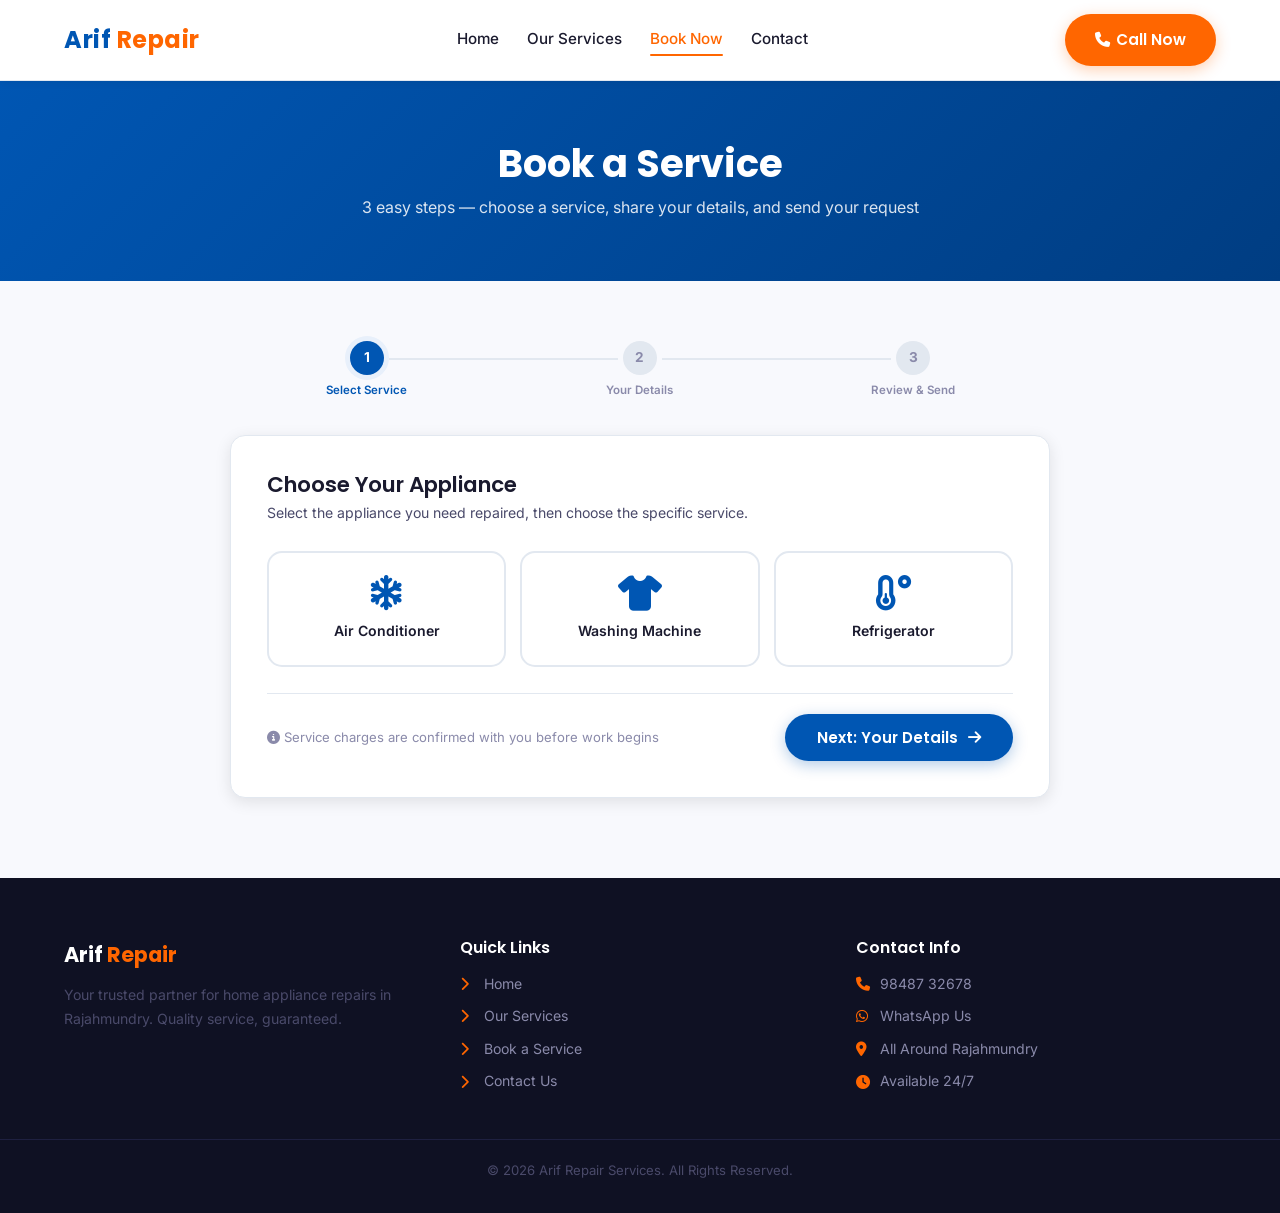
<file: booking.html>
<!DOCTYPE html>
<html lang="en">
<head>
  <meta charset="UTF-8">
  <meta name="viewport" content="width=device-width, initial-scale=1.0">
  <title>Book a Service — Arif Repair Rajahmundry</title>
  <meta name="description" content="Request AC, Refrigerator or Washing Machine repair in Rajahmundry. Send your service details directly to Arif Repair Services on WhatsApp.">
  <link rel="stylesheet" href="style.css">
  <link rel="preconnect" href="https://fonts.googleapis.com">
  <link rel="preconnect" href="https://fonts.gstatic.com" crossorigin>
  <link href="https://fonts.googleapis.com/css2?family=Inter:wght@400;500;600&family=Poppins:wght@500;600;700&display=swap" rel="stylesheet">
  <link rel="stylesheet" href="https://cdnjs.cloudflare.com/ajax/libs/font-awesome/6.4.0/css/all.min.css">
</head>
<body>

  <!-- Header -->
  <header>
    <div class="container header-content">
      <div class="logo">Arif <span>Repair</span></div>
      <div class="hamburger"><i class="fas fa-bars"></i></div>
      <nav class="nav-links">
        <a href="index.html">Home</a>
        <a href="services.html">Our Services</a>
        <a href="booking.html">Book Now</a>
        <a href="contact.html">Contact</a>
      </nav>
      <a href="tel:9848732678" class="btn"><i class="fas fa-phone" style="margin-right:6px"></i>Call Now</a>
    </div>
  </header>

  <!-- Page Header -->
  <div class="page-header">
    <div class="container">
      <h1>Book a Service</h1>
      <p>3 easy steps — choose a service, share your details, and send your request</p>
    </div>
  </div>

  <!-- Booking Section -->
  <section class="booking-section">
    <div class="container">
      <div class="booking-wrapper">

        <!-- Step Indicator -->
        <div class="step-indicator">
          <div class="step-ind active" data-step="1">
            <div class="step-dot"><span>1</span></div>
            <span class="step-lbl">Select Service</span>
          </div>
          <div class="step-ind" data-step="2">
            <div class="step-dot"><span>2</span></div>
            <span class="step-lbl">Your Details</span>
          </div>
          <div class="step-ind" data-step="3">
            <div class="step-dot"><span>3</span></div>
            <span class="step-lbl">Review &amp; Send</span>
          </div>
        </div>

        <!-- FORM -->
        <form id="bookingForm" novalidate>

          <!-- ── STEP 1: Choose Appliance & Service ── -->
          <div class="form-step active" data-step="1">
            <div class="form-card">
              <h2 class="card-title">Choose Your Appliance</h2>
              <p class="card-subtitle">Select the appliance you need repaired, then choose the specific service.</p>

              <!-- Appliance Selector -->
              <div class="appliance-selector">
                <div class="appliance-pick" data-appliance="ac" id="pick-ac">
                  <i class="fas fa-snowflake"></i>
                  <div class="appliance-name">Air Conditioner</div>
                </div>
                <div class="appliance-pick" data-appliance="washing" id="pick-washing">
                  <i class="fas fa-tshirt"></i>
                  <div class="appliance-name">Washing Machine</div>
                </div>
                <div class="appliance-pick" data-appliance="refrigerator" id="pick-refrigerator">
                  <i class="fas fa-temperature-low"></i>
                  <div class="appliance-name">Refrigerator</div>
                </div>
              </div>

              <!-- Service Dropdown (shown after appliance selection) -->
              <div class="form-group hidden" id="serviceSelectGroup">
                <label for="serviceSelect">Select Service <span class="req">*</span></label>
                <select class="form-control" id="serviceSelect">
                  <option value="">— Choose a Service —</option>
                </select>
              </div>

              <div class="form-nav">
                <span style="font-size:0.82rem;color:var(--text-light);">
                  <i class="fas fa-info-circle"></i> Service charges are confirmed with you before work begins
                </span>
                <button type="button" class="btn-next-form">
                  Next: Your Details <i class="fas fa-arrow-right" style="margin-left:6px"></i>
                </button>
              </div>
            </div>
          </div><!-- /step 1 -->

          <!-- ── STEP 2: Customer Details ── -->
          <div class="form-step" data-step="2">
            <div class="form-card">
              <h2 class="card-title">Your Details</h2>
              <p class="card-subtitle">Fill in your contact details and preferred appointment slot.</p>

              <div class="form-row">
                <div class="form-group">
                  <label for="custName">Full Name <span class="req">*</span></label>
                  <input type="text" class="form-control" id="custName" placeholder="e.g. Ravi Kumar" autocomplete="name">
                </div>
                <div class="form-group">
                  <label for="custPhone">Mobile Number <span class="req">*</span></label>
                  <input type="tel" class="form-control" id="custPhone" placeholder="10-digit mobile" maxlength="10" autocomplete="tel">
                </div>
              </div>

              <div class="form-group">
                <label>WhatsApp Number</label>
                <div class="form-check">
                  <input type="checkbox" id="samePhone" checked>
                  <label for="samePhone">Same as my mobile number</label>
                </div>
              </div>
              <div class="form-group hidden" id="whatsappGroup">
                <label for="custWhatsapp">WhatsApp Number <span class="req">*</span></label>
                <input type="tel" class="form-control" id="custWhatsapp" placeholder="WhatsApp number" maxlength="10">
              </div>

              <div class="form-group">
                <label for="custAddress">Your Address / Area <span class="req">*</span></label>
                <input type="text" class="form-control" id="custAddress" placeholder="e.g. Danavaipeta, Rajahmundry" autocomplete="street-address">
              </div>

              <div class="form-row">
                <div class="form-group">
                  <label for="bookDate">Preferred Date <span class="req">*</span></label>
                  <input type="date" class="form-control" id="bookDate">
                </div>
                <div class="form-group">
                  <label for="bookTime">Preferred Time Slot <span class="req">*</span></label>
                  <select class="form-control" id="bookTime">
                    <option value="">— Select Slot —</option>
                    <option value="morning">Morning  (8 AM – 12 PM)</option>
                    <option value="afternoon">Afternoon (12 PM – 4 PM)</option>
                    <option value="evening">Evening  (4 PM – 7 PM)</option>
                  </select>
                </div>
              </div>

              <div class="form-group">
                <label for="custIssue">Describe the Problem <span style="color:var(--text-light);font-weight:400">(optional)</span></label>
                <textarea class="form-control" id="custIssue" placeholder="e.g. AC is not cooling properly, makes noise when starting..."></textarea>
              </div>

              <div class="form-nav">
                <button type="button" class="btn-back-form">
                  <i class="fas fa-arrow-left" style="margin-right:6px"></i> Back
                </button>
                <button type="button" class="btn-next-form">
                  Next: Review &amp; Send <i class="fas fa-arrow-right" style="margin-left:6px"></i>
                </button>
              </div>
            </div>
          </div><!-- /step 2 -->

          <!-- ── STEP 3: Review & Send Request ── -->
          <div class="form-step" data-step="3">
            <div class="form-card">
              <h2 class="card-title">Review Your Request</h2>
              <p class="card-subtitle">Check your details, then send your request to Arif Repair Services on WhatsApp. The team will confirm availability and charges.</p>

              <!-- Booking Summary -->
              <div class="summary-card">
                <h3><i class="fas fa-clipboard-list"></i> Booking Summary</h3>
                <div class="summary-row"><label>Name</label><span id="sum-name">—</span></div>
                <div class="summary-row"><label>Phone</label><span id="sum-phone">—</span></div>
                <div class="summary-row"><label>Appliance</label><span id="sum-appliance">—</span></div>
                <div class="summary-row"><label>Service</label><span id="sum-service">—</span></div>
                <div class="summary-row"><label>Date</label><span id="sum-date">—</span></div>
                <div class="summary-row"><label>Time Slot</label><span id="sum-time">—</span></div>
                <div class="summary-row"><label>Address</label><span id="sum-address">—</span></div>
                <div class="summary-row"><label>Issue</label><span id="sum-issue">—</span></div>
              </div>

              <div class="request-box">
                <h3>Pay the ₹149 booking advance</h3>
                <p class="request-note">Scan this QR with any UPI app. It is prefilled with the UPI ID and ₹149 amount.</p>
                <img id="upiQrCode" class="upi-qr" alt="UPI QR code for ₹149 booking advance">
                <p class="upi-fallback" id="upiQrFallback">UPI ID: <strong>9666543655@ybl</strong> · Amount: <strong>₹149</strong></p>
                <p class="qr-status" id="upiQrStatus" aria-live="polite"></p>
                <label class="payment-check"><input type="checkbox" id="advancePaidCheck"> I have paid ₹149. Arif Repair Services will confirm receipt manually.</label>
                <button type="button" class="btn-confirm" id="sendBookingBtn">
                  <i class="fab fa-whatsapp" style="font-size:1.2rem"></i>
                  I've Paid ₹149 — Send Request on WhatsApp
                </button>
                <p class="request-disclaimer">
                  <i class="fas fa-info-circle"></i> Payment is not verified by this website. WhatsApp opens with your booking details; tap Send to contact us.
                  <a href="https://wa.me/919848732678" target="_blank" rel="noopener noreferrer" style="color:var(--primary)">Contact us</a> if you need help.
                </p>
              </div>

              <div class="form-nav">
                <button type="button" class="btn-back-form">
                  <i class="fas fa-arrow-left" style="margin-right:6px"></i> Back
                </button>
                <span style="font-size:0.8rem;color:var(--text-light);text-align:right;">
                  <i class="fas fa-shield-alt" style="color:var(--accent)"></i> Payment receipt is confirmed by our team
                </span>
              </div>
            </div>
          </div><!-- /step 3 -->

        </form>
      </div><!-- /booking-wrapper -->
    </div>
  </section>

  <!-- Footer -->
  <footer>
    <div class="container footer-grid">
      <div class="footer-col">
        <span class="footer-logo">Arif <span>Repair</span></span>
        <p>Your trusted partner for home appliance repairs in Rajahmundry. Quality service, guaranteed.</p>
      </div>
      <div class="footer-col">
        <h3>Quick Links</h3>
        <ul>
          <li><i class="fas fa-chevron-right"></i><a href="index.html">Home</a></li>
          <li><i class="fas fa-chevron-right"></i><a href="services.html">Our Services</a></li>
          <li><i class="fas fa-chevron-right"></i><a href="booking.html">Book a Service</a></li>
          <li><i class="fas fa-chevron-right"></i><a href="contact.html">Contact Us</a></li>
        </ul>
      </div>
      <div class="footer-col">
        <h3>Contact Info</h3>
        <ul>
          <li><i class="fas fa-phone"></i><a href="tel:9848732678">98487 32678</a></li>
          <li><i class="fab fa-whatsapp"></i><a href="https://wa.me/919848732678">WhatsApp Us</a></li>
          <li><i class="fas fa-map-marker-alt"></i> All Around Rajahmundry</li>
          <li><i class="fas fa-clock"></i> Available 24/7</li>
        </ul>
      </div>
    </div>
    <div class="footer-bottom">
      <p>&copy; 2026 Arif Repair Services. All Rights Reserved.</p>
    </div>
  </footer>

  <script src="script.js"></script>
</body>
</html>
</file>
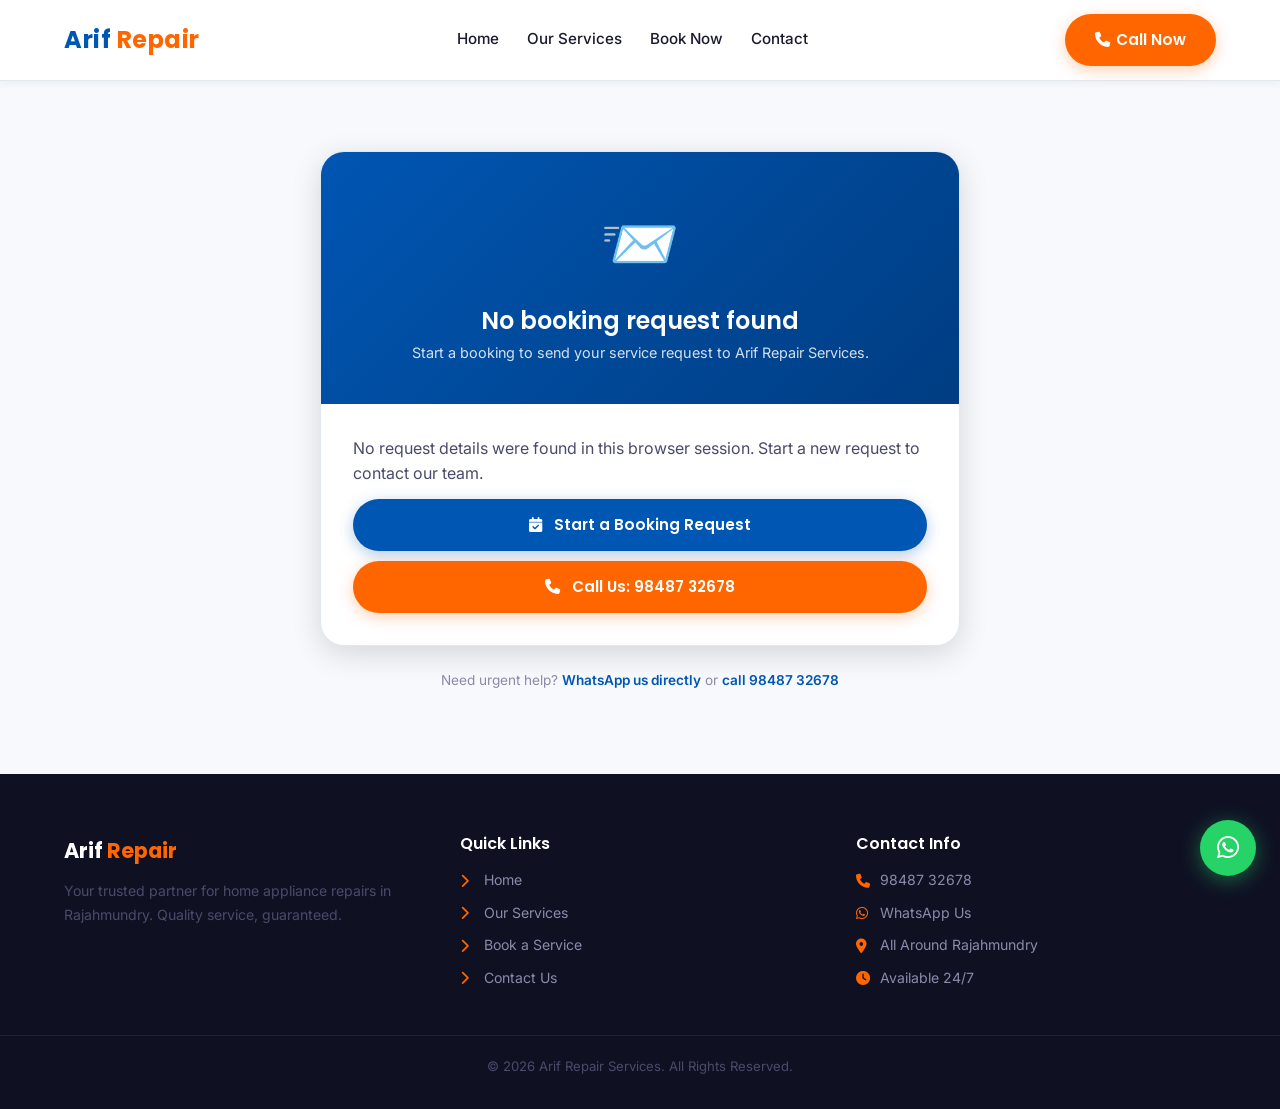
<file: confirmation.html>
<!DOCTYPE html>
<html lang="en">
<head>
  <meta charset="UTF-8">
  <meta name="viewport" content="width=device-width, initial-scale=1.0">
  <title>Booking Request — Arif Repair Services</title>
  <meta name="description" content="Review your appliance repair request for Arif Repair Services in Rajahmundry.">
  <link rel="stylesheet" href="style.css">
  <link rel="preconnect" href="https://fonts.googleapis.com">
  <link rel="preconnect" href="https://fonts.gstatic.com" crossorigin>
  <link href="https://fonts.googleapis.com/css2?family=Inter:wght@400;500;600&family=Poppins:wght@500;600;700&display=swap" rel="stylesheet">
  <link rel="stylesheet" href="https://cdnjs.cloudflare.com/ajax/libs/font-awesome/6.4.0/css/all.min.css">
</head>
<body>

  <!-- Header -->
  <header>
    <div class="container header-content">
      <div class="logo">Arif <span>Repair</span></div>
      <div class="hamburger"><i class="fas fa-bars"></i></div>
      <nav class="nav-links">
        <a href="index.html">Home</a>
        <a href="services.html">Our Services</a>
        <a href="booking.html">Book Now</a>
        <a href="contact.html">Contact</a>
      </nav>
      <a href="tel:9848732678" class="btn"><i class="fas fa-phone" style="margin-right:6px"></i>Call Now</a>
    </div>
  </header>

  <!-- Confirmation Section -->
  <section class="confirmation-section" id="confirmationPage">
    <div class="container">
      <div class="conf-card">

        <!-- Request Header -->
        <div class="conf-header">
          <div class="conf-icon">📨</div>
          <h2>Booking request prepared</h2>
          <p>Your request details are ready. Send the WhatsApp message to contact Arif Repair Services; the team will confirm your appointment.</p>
        </div>

        <!-- Body -->
        <div class="conf-body" id="bookingDetails">
          <span class="booking-id-tag" id="conf-bookingId">ARF——</span>

          <!-- Booking Details -->
          <div class="conf-details">
            <div class="conf-row"><label><i class="fas fa-user" style="width:16px;color:var(--secondary)"></i> Name</label><span id="conf-name">—</span></div>
            <div class="conf-row"><label><i class="fas fa-snowflake" style="width:16px;color:var(--secondary)"></i> Appliance</label><span id="conf-appliance">—</span></div>
            <div class="conf-row"><label><i class="fas fa-wrench" style="width:16px;color:var(--secondary)"></i> Service</label><span id="conf-service">—</span></div>
            <div class="conf-row"><label><i class="fas fa-calendar" style="width:16px;color:var(--secondary)"></i> Date</label><span id="conf-date">—</span></div>
            <div class="conf-row"><label><i class="fas fa-clock" style="width:16px;color:var(--secondary)"></i> Time Slot</label><span id="conf-time">—</span></div>
            <div class="conf-row"><label><i class="fas fa-map-marker-alt" style="width:16px;color:var(--secondary)"></i> Address</label><span id="conf-address">—</span></div>
          </div>

          <!-- What Happens Next -->
          <div class="conf-steps">
            <h4><i class="fas fa-list-ol" style="color:var(--primary);margin-right:6px"></i>What Happens Next</h4>
            <div class="conf-step-item">
              <div class="cs-dot"><i class="fas fa-check"></i></div>
              <p><strong>Send your request</strong> — Tap Send in WhatsApp to share these details with our team.</p>
            </div>
            <div class="conf-step-item">
              <div class="cs-dot"><i class="fas fa-phone"></i></div>
              <p><strong>Appointment confirmation</strong> — Our team will contact you to confirm availability, charges, and receipt of the advance payment.</p>
            </div>
            <div class="conf-step-item">
              <div class="cs-dot"><i class="fas fa-home"></i></div>
              <p><strong>Doorstep visit</strong> — The technician visits after the appointment is confirmed.</p>
            </div>
          </div>

          <!-- Action Buttons -->
          <div class="conf-actions">
            <a href="#" id="customerWaBtn" class="btn btn-wa" target="_blank" rel="noopener noreferrer">
              <i class="fab fa-whatsapp" style="margin-right:8px"></i> Save Request Details to WhatsApp
            </a>
            <a href="tel:9848732678" class="btn btn-primary">
              <i class="fas fa-phone" style="margin-right:8px"></i> Call Us: 98487 32678
            </a>
            <a href="index.html" class="btn" style="background:var(--light-bg);color:var(--text-dark);box-shadow:none;border:1.5px solid var(--border);">
              <i class="fas fa-home" style="margin-right:8px"></i> Back to Home
            </a>
          </div>
        </div>
        <div id="bookingMissing" class="conf-body hidden">
          <p>No request details were found in this browser session. Start a new request to contact our team.</p>
          <div class="conf-actions">
            <a href="booking.html" class="btn btn-primary"><i class="fas fa-calendar-check" style="margin-right:8px"></i> Start a Booking Request</a>
            <a href="tel:9848732678" class="btn"><i class="fas fa-phone" style="margin-right:8px"></i> Call Us: 98487 32678</a>
          </div>
        </div>
      </div>

      <!-- Urgent Help Note -->
      <p style="text-align:center;margin-top:24px;font-size:0.85rem;color:var(--text-light);">
        Need urgent help?
        <a href="https://wa.me/919848732678" target="_blank" style="color:var(--primary);font-weight:600;">WhatsApp us directly</a> or
        <a href="tel:9848732678" style="color:var(--primary);font-weight:600;">call 98487 32678</a>
      </p>
    </div>
  </section>

  <!-- Footer -->
  <footer>
    <div class="container footer-grid">
      <div class="footer-col">
        <span class="footer-logo">Arif <span>Repair</span></span>
        <p>Your trusted partner for home appliance repairs in Rajahmundry. Quality service, guaranteed.</p>
      </div>
      <div class="footer-col">
        <h3>Quick Links</h3>
        <ul>
          <li><i class="fas fa-chevron-right"></i><a href="index.html">Home</a></li>
          <li><i class="fas fa-chevron-right"></i><a href="services.html">Our Services</a></li>
          <li><i class="fas fa-chevron-right"></i><a href="booking.html">Book a Service</a></li>
          <li><i class="fas fa-chevron-right"></i><a href="contact.html">Contact Us</a></li>
        </ul>
      </div>
      <div class="footer-col">
        <h3>Contact Info</h3>
        <ul>
          <li><i class="fas fa-phone"></i><a href="tel:9848732678">98487 32678</a></li>
          <li><i class="fab fa-whatsapp"></i><a href="https://wa.me/919848732678">WhatsApp Us</a></li>
          <li><i class="fas fa-map-marker-alt"></i> All Around Rajahmundry</li>
          <li><i class="fas fa-clock"></i> Available 24/7</li>
        </ul>
      </div>
    </div>
    <div class="footer-bottom">
      <p>&copy; 2026 Arif Repair Services. All Rights Reserved.</p>
    </div>
  </footer>

  <!-- WhatsApp Float -->
  <a href="https://wa.me/919848732678" class="wa-float" title="Chat on WhatsApp" target="_blank">
    <i class="fab fa-whatsapp"></i>
  </a>

  <script src="script.js"></script>
</body>
</html>
</file>
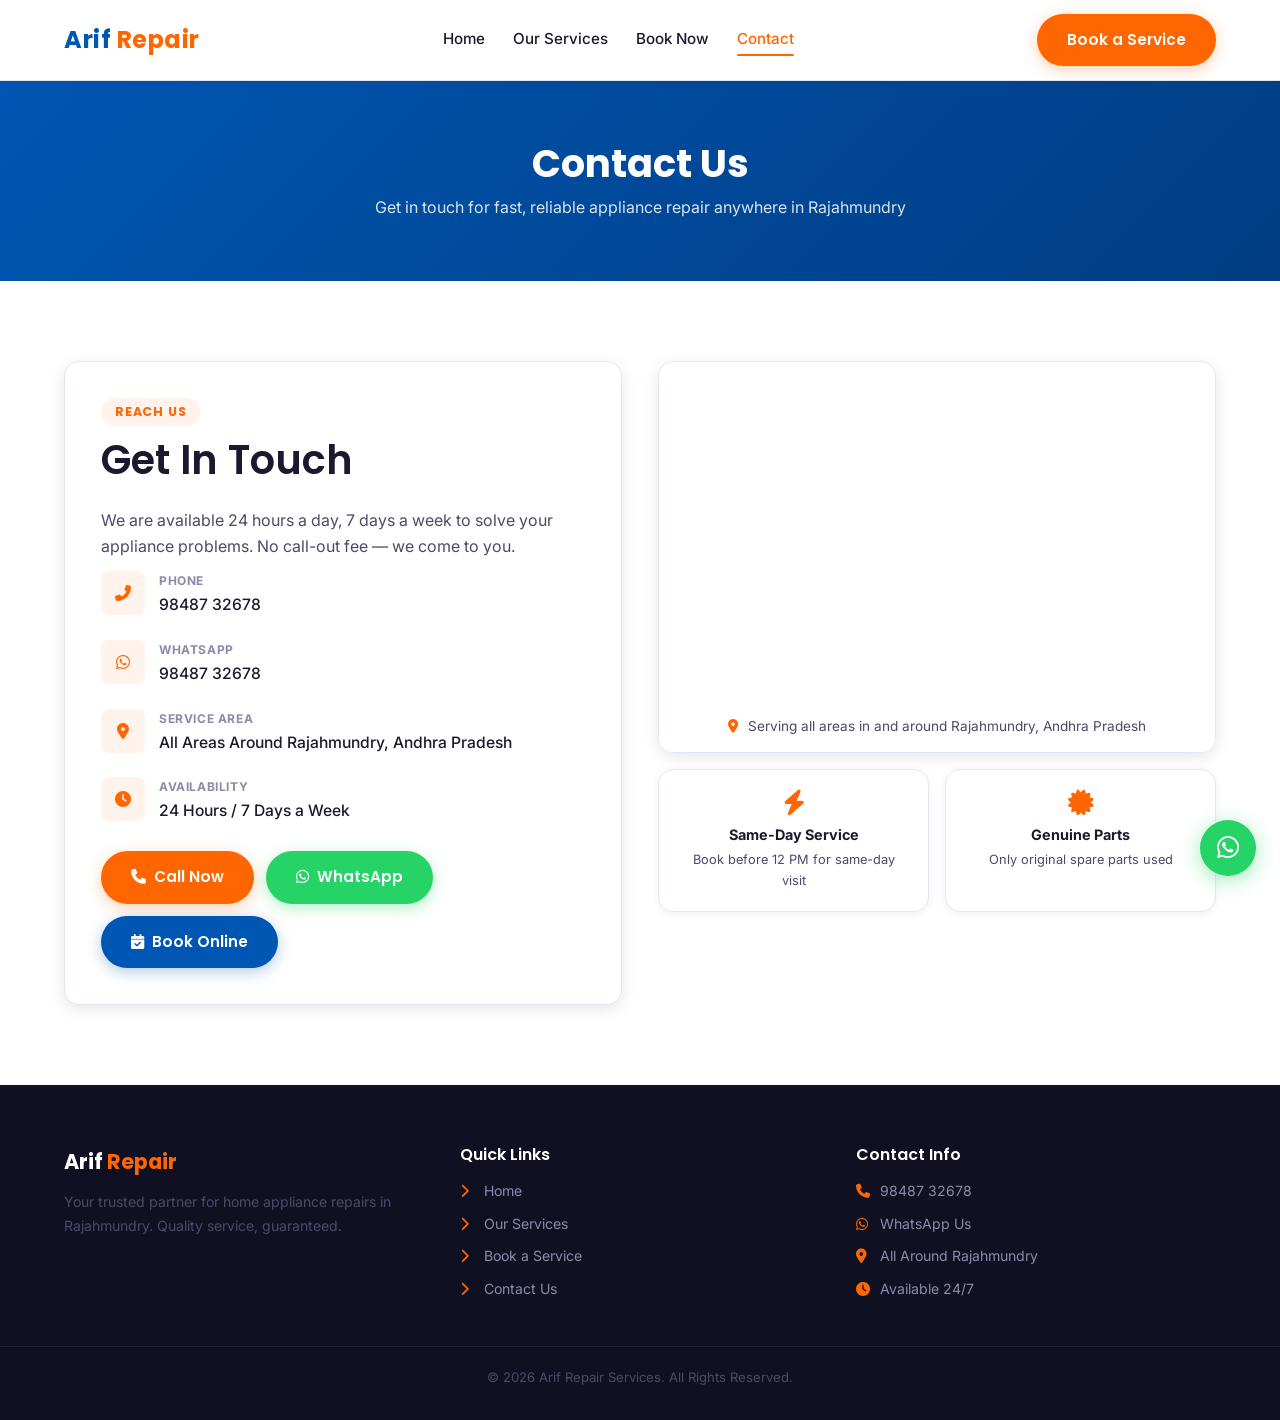
<file: contact.html>
<!DOCTYPE html>
<html lang="en">
<head>
  <meta charset="UTF-8">
  <meta name="viewport" content="width=device-width, initial-scale=1.0">
  <title>Contact Us — Arif Repair Services Rajahmundry</title>
  <meta name="description" content="Contact Arif Repair Services in Rajahmundry. Call or WhatsApp 98487 32678 for same-day AC, Refrigerator and Washing Machine repair. Available 24/7.">
  <link rel="stylesheet" href="style.css">
  <link rel="preconnect" href="https://fonts.googleapis.com">
  <link rel="preconnect" href="https://fonts.gstatic.com" crossorigin>
  <link href="https://fonts.googleapis.com/css2?family=Inter:wght@400;500;600&family=Poppins:wght@500;600;700&display=swap" rel="stylesheet">
  <link rel="stylesheet" href="https://cdnjs.cloudflare.com/ajax/libs/font-awesome/6.4.0/css/all.min.css">
</head>
<body>

  <!-- Header -->
  <header>
    <div class="container header-content">
      <div class="logo">Arif <span>Repair</span></div>
      <div class="hamburger"><i class="fas fa-bars"></i></div>
      <nav class="nav-links">
        <a href="index.html">Home</a>
        <a href="services.html">Our Services</a>
        <a href="booking.html">Book Now</a>
        <a href="contact.html">Contact</a>
      </nav>
      <a href="booking.html" class="btn">Book a Service</a>
    </div>
  </header>

  <!-- Page Header -->
  <div class="page-header">
    <div class="container">
      <h1>Contact Us</h1>
      <p>Get in touch for fast, reliable appliance repair anywhere in Rajahmundry</p>
    </div>
  </div>

  <!-- Contact Section -->
  <section class="section-padding">
    <div class="container">
      <div class="contact-grid">

        <!-- Contact Info -->
        <div class="contact-info-card">
          <div class="section-badge">Reach Us</div>
          <h2>Get In Touch</h2>
          <p>We are available 24 hours a day, 7 days a week to solve your appliance problems. No call-out fee — we come to you.</p>

          <div class="contact-item">
            <div class="ci-icon"><i class="fas fa-phone-alt"></i></div>
            <div class="ci-text">
              <label>Phone</label>
              <a href="tel:9848732678">98487 32678</a>
            </div>
          </div>

          <div class="contact-item">
            <div class="ci-icon"><i class="fab fa-whatsapp"></i></div>
            <div class="ci-text">
              <label>WhatsApp</label>
              <a href="https://wa.me/919848732678" target="_blank">98487 32678</a>
            </div>
          </div>

          <div class="contact-item">
            <div class="ci-icon"><i class="fas fa-map-marker-alt"></i></div>
            <div class="ci-text">
              <label>Service Area</label>
              <p>All Areas Around Rajahmundry, Andhra Pradesh</p>
            </div>
          </div>

          <div class="contact-item">
            <div class="ci-icon"><i class="fas fa-clock"></i></div>
            <div class="ci-text">
              <label>Availability</label>
              <p>24 Hours / 7 Days a Week</p>
            </div>
          </div>

          <div class="contact-action-btns">
            <a href="tel:9848732678" class="btn"><i class="fas fa-phone" style="margin-right:8px"></i>Call Now</a>
            <a href="https://wa.me/919848732678" class="btn btn-wa" target="_blank"><i class="fab fa-whatsapp" style="margin-right:8px"></i>WhatsApp</a>
            <a href="booking.html" class="btn btn-primary"><i class="fas fa-calendar-check" style="margin-right:8px"></i>Book Online</a>
          </div>
        </div>

        <!-- Map -->
        <div>
          <div class="map-card">
            <iframe
              src="https://www.google.com/maps/embed?pb=!1m18!1m12!1m3!1d122254.38060374936!2d81.63952777695312!3d17.00523!2m3!1f0!2f0!3f0!3m2!1i1024!2i768!4f13.1!3m3!1m2!1s0x3a37a39540c10429%3A0x4e4a4b7b8c5c5c5c!2sRajahmundry%2C%20Andhra%20Pradesh!5e0!3m2!1sen!2sin!4v1700000000000"
              allowfullscreen="" loading="lazy" referrerpolicy="no-referrer-when-downgrade"
              title="Arif Repair Services - Rajahmundry Location">
            </iframe>
            <div class="map-footer">
              <i class="fas fa-map-marker-alt" style="color:var(--secondary);margin-right:6px"></i>
              Serving all areas in and around Rajahmundry, Andhra Pradesh
            </div>
          </div>

          <!-- Quick Info Cards -->
          <div style="display:grid;grid-template-columns:1fr 1fr;gap:16px;margin-top:16px;">
            <div style="background:var(--white);border:1px solid var(--border);border-radius:var(--radius-md);padding:20px;text-align:center;box-shadow:var(--shadow-sm);">
              <i class="fas fa-bolt" style="font-size:1.6rem;color:var(--secondary);display:block;margin-bottom:8px;"></i>
              <strong style="font-size:0.9rem;color:var(--text-dark);display:block;margin-bottom:4px;">Same-Day Service</strong>
              <p style="font-size:0.8rem;margin:0;">Book before 12 PM for same-day visit</p>
            </div>
            <div style="background:var(--white);border:1px solid var(--border);border-radius:var(--radius-md);padding:20px;text-align:center;box-shadow:var(--shadow-sm);">
              <i class="fas fa-certificate" style="font-size:1.6rem;color:var(--secondary);display:block;margin-bottom:8px;"></i>
              <strong style="font-size:0.9rem;color:var(--text-dark);display:block;margin-bottom:4px;">Genuine Parts</strong>
              <p style="font-size:0.8rem;margin:0;">Only original spare parts used</p>
            </div>
          </div>
        </div>

      </div>
    </div>
  </section>

  <!-- Footer -->
  <footer>
    <div class="container footer-grid">
      <div class="footer-col">
        <span class="footer-logo">Arif <span>Repair</span></span>
        <p>Your trusted partner for home appliance repairs in Rajahmundry. Quality service, guaranteed.</p>
      </div>
      <div class="footer-col">
        <h3>Quick Links</h3>
        <ul>
          <li><i class="fas fa-chevron-right"></i><a href="index.html">Home</a></li>
          <li><i class="fas fa-chevron-right"></i><a href="services.html">Our Services</a></li>
          <li><i class="fas fa-chevron-right"></i><a href="booking.html">Book a Service</a></li>
          <li><i class="fas fa-chevron-right"></i><a href="contact.html">Contact Us</a></li>
        </ul>
      </div>
      <div class="footer-col">
        <h3>Contact Info</h3>
        <ul>
          <li><i class="fas fa-phone"></i><a href="tel:9848732678">98487 32678</a></li>
          <li><i class="fab fa-whatsapp"></i><a href="https://wa.me/919848732678">WhatsApp Us</a></li>
          <li><i class="fas fa-map-marker-alt"></i> All Around Rajahmundry</li>
          <li><i class="fas fa-clock"></i> Available 24/7</li>
        </ul>
      </div>
    </div>
    <div class="footer-bottom">
      <p>&copy; 2026 Arif Repair Services. All Rights Reserved.</p>
    </div>
  </footer>

  <!-- WhatsApp Float -->
  <a href="https://wa.me/919848732678" class="wa-float" title="Chat on WhatsApp" target="_blank">
    <i class="fab fa-whatsapp"></i>
  </a>

  <script src="script.js"></script>
</body>
</html>
</file>
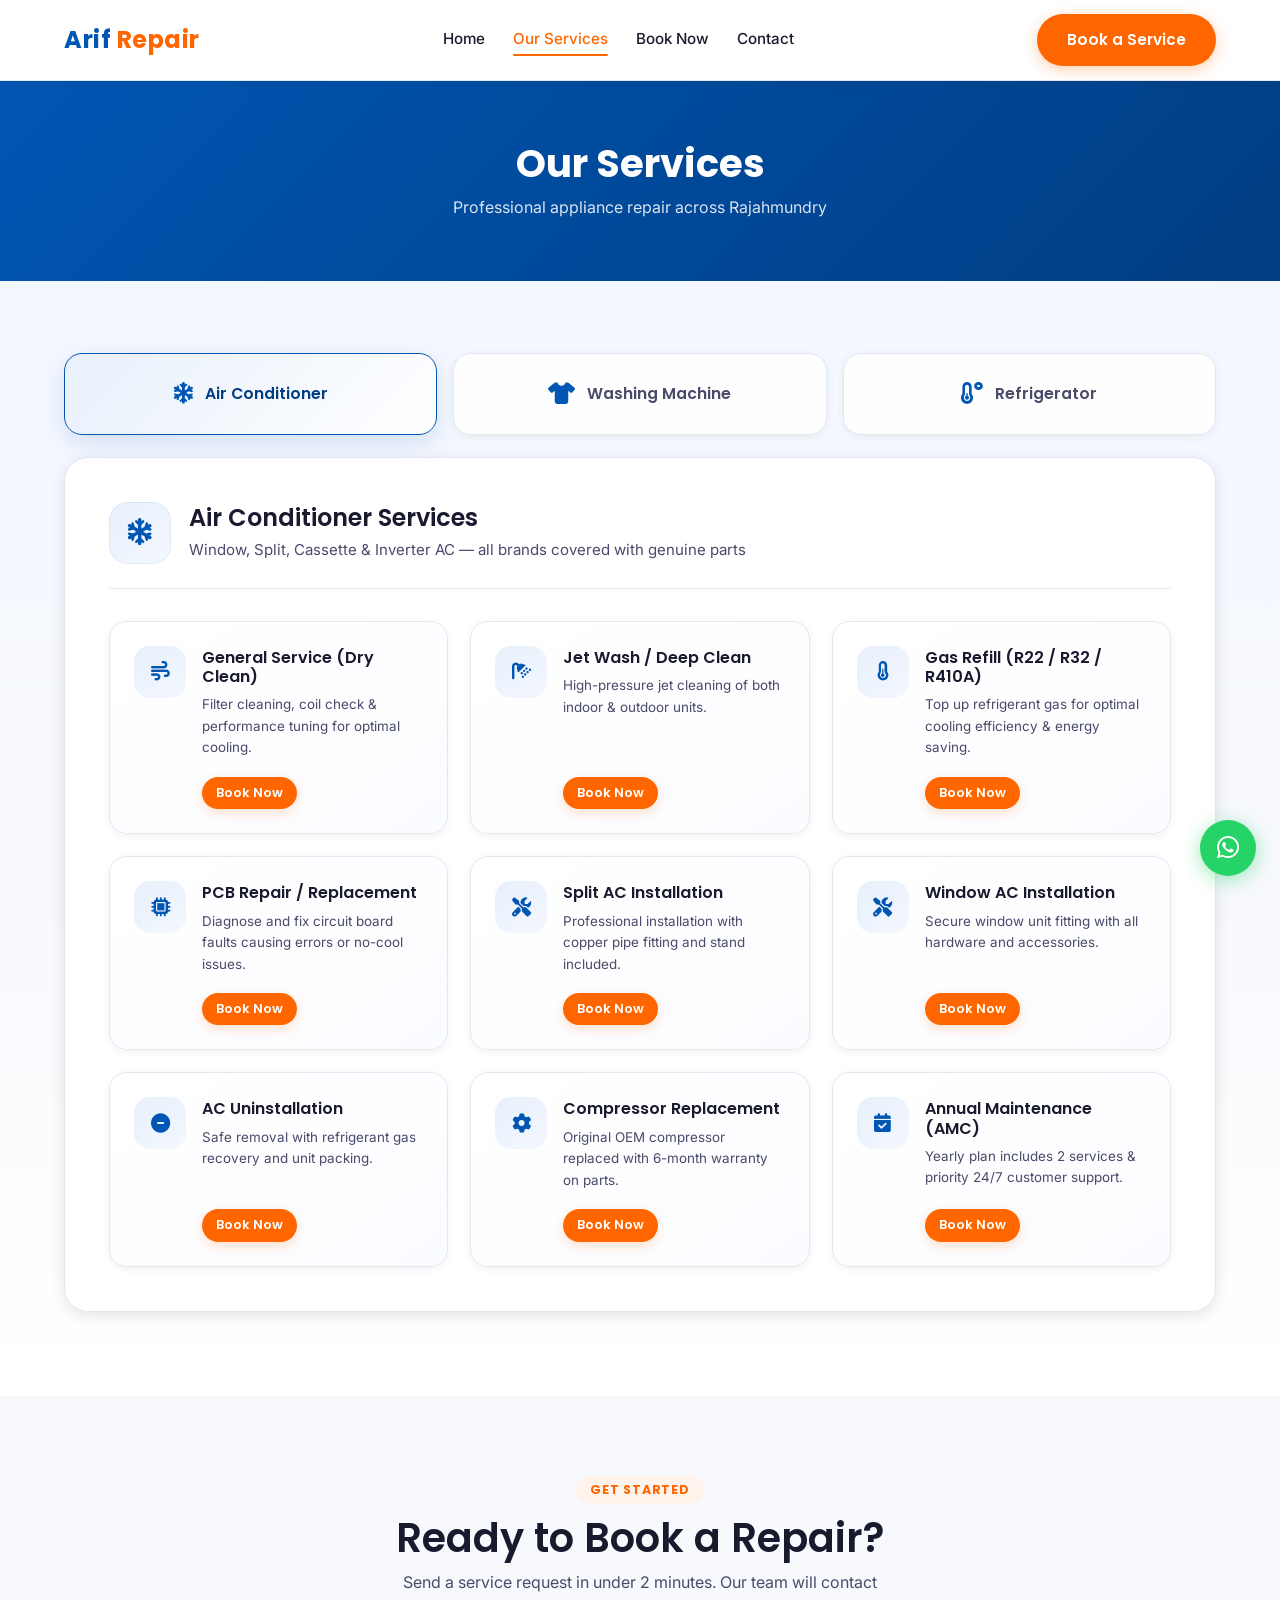
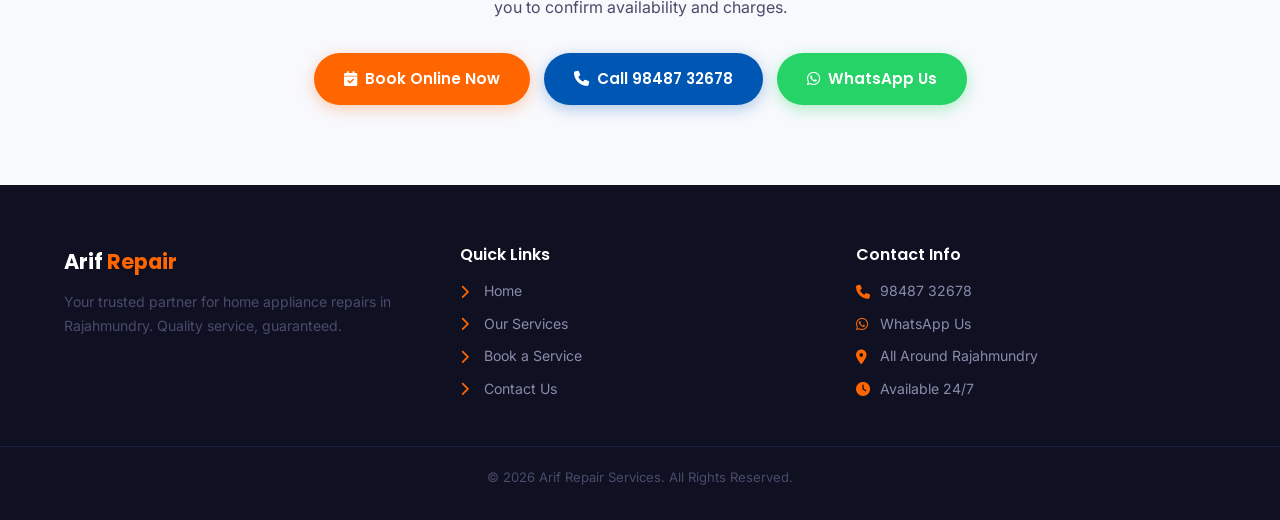
<file: services.html>
<!DOCTYPE html>
<html lang="en">
<head>
  <meta charset="UTF-8">
  <meta name="viewport" content="width=device-width, initial-scale=1.0">
  <title>Our Services — AC, Refrigerator & Washing Machine Repair | Arif Repair Rajahmundry</title>
  <meta name="description" content="Complete service and repair for AC, Refrigerator and Washing Machine in Rajahmundry. View services, request a booking online, or call 98487 32678.">
  <link rel="stylesheet" href="style.css">
  <link rel="preconnect" href="https://fonts.googleapis.com">
  <link rel="preconnect" href="https://fonts.gstatic.com" crossorigin>
  <link href="https://fonts.googleapis.com/css2?family=Inter:wght@400;500;600&family=Poppins:wght@500;600;700&display=swap" rel="stylesheet">
  <link rel="stylesheet" href="https://cdnjs.cloudflare.com/ajax/libs/font-awesome/6.4.0/css/all.min.css">
</head>
<body>

  <!-- Header -->
  <header>
    <div class="container header-content">
      <div class="logo">Arif <span>Repair</span></div>
      <div class="hamburger"><i class="fas fa-bars"></i></div>
      <nav class="nav-links">
        <a href="index.html">Home</a>
        <a href="services.html">Our Services</a>
        <a href="booking.html">Book Now</a>
        <a href="contact.html">Contact</a>
      </nav>
      <a href="booking.html" class="btn">Book a Service</a>
    </div>
  </header>

  <!-- Page Header -->
  <div class="page-header">
    <div class="container">
      <h1>Our Services</h1>
      <p>Professional appliance repair across Rajahmundry</p>
    </div>
  </div>

  <!-- Services Tab Section -->
  <section class="services-tab-section">
    <div class="container">
      <div class="tab-wrapper">

        <!-- Tab Buttons -->
        <div class="service-tabs" id="serviceTabs">
          <button class="tab-btn active" data-tab="ac-tab">
            <i class="fas fa-snowflake"></i> Air Conditioner
          </button>
          <button class="tab-btn" data-tab="washing-tab">
            <i class="fas fa-tshirt"></i> Washing Machine
          </button>
          <button class="tab-btn" data-tab="refrigerator-tab">
            <i class="fas fa-temperature-low"></i> Refrigerator
          </button>
        </div>

        <!-- ── AC TAB ── -->
        <div class="tab-content active" id="ac-tab">
          <div class="tab-intro">
            <div class="tab-intro-icon"><i class="fas fa-snowflake"></i></div>
            <div class="tab-intro-text">
              <h2>Air Conditioner Services</h2>
              <p>Window, Split, Cassette &amp; Inverter AC — all brands covered with genuine parts</p>
            </div>
          </div>
          <div class="pricing-grid">

            <div class="pricing-card">
              <div class="pc-icon"><i class="fas fa-wind"></i></div>
              <div class="pc-body">
                <h3>General Service (Dry Clean)</h3>
                <p>Filter cleaning, coil check &amp; performance tuning for optimal cooling.</p>
                <div class="pc-footer">
                  <a href="booking.html?appliance=ac&service=General+Service+Dry+Clean" class="btn-book-sm">Book Now</a>
                </div>
              </div>
            </div>

            <div class="pricing-card">
              <div class="pc-icon"><i class="fas fa-shower"></i></div>
              <div class="pc-body">
                <h3>Jet Wash / Deep Clean</h3>
                <p>High-pressure jet cleaning of both indoor &amp; outdoor units.</p>
                <div class="pc-footer">
                  <a href="booking.html?appliance=ac&service=Jet+Wash+Deep+Clean" class="btn-book-sm">Book Now</a>
                </div>
              </div>
            </div>

            <div class="pricing-card">
              <div class="pc-icon"><i class="fas fa-thermometer-half"></i></div>
              <div class="pc-body">
                <h3>Gas Refill (R22 / R32 / R410A)</h3>
                <p>Top up refrigerant gas for optimal cooling efficiency &amp; energy saving.</p>
                <div class="pc-footer">
                  <a href="booking.html?appliance=ac&service=Gas+Refill" class="btn-book-sm">Book Now</a>
                </div>
              </div>
            </div>

            <div class="pricing-card">
              <div class="pc-icon"><i class="fas fa-microchip"></i></div>
              <div class="pc-body">
                <h3>PCB Repair / Replacement</h3>
                <p>Diagnose and fix circuit board faults causing errors or no-cool issues.</p>
                <div class="pc-footer">
                  <a href="booking.html?appliance=ac&service=PCB+Repair" class="btn-book-sm">Book Now</a>
                </div>
              </div>
            </div>

            <div class="pricing-card">
              <div class="pc-icon"><i class="fas fa-tools"></i></div>
              <div class="pc-body">
                <h3>Split AC Installation</h3>
                <p>Professional installation with copper pipe fitting and stand included.</p>
                <div class="pc-footer">
                  <a href="booking.html?appliance=ac&service=Split+AC+Installation" class="btn-book-sm">Book Now</a>
                </div>
              </div>
            </div>

            <div class="pricing-card">
              <div class="pc-icon"><i class="fas fa-tools"></i></div>
              <div class="pc-body">
                <h3>Window AC Installation</h3>
                <p>Secure window unit fitting with all hardware and accessories.</p>
                <div class="pc-footer">
                  <a href="booking.html?appliance=ac&service=Window+AC+Installation" class="btn-book-sm">Book Now</a>
                </div>
              </div>
            </div>

            <div class="pricing-card">
              <div class="pc-icon"><i class="fas fa-minus-circle"></i></div>
              <div class="pc-body">
                <h3>AC Uninstallation</h3>
                <p>Safe removal with refrigerant gas recovery and unit packing.</p>
                <div class="pc-footer">
                  <a href="booking.html?appliance=ac&service=AC+Uninstallation" class="btn-book-sm">Book Now</a>
                </div>
              </div>
            </div>

            <div class="pricing-card">
              <div class="pc-icon"><i class="fas fa-cog"></i></div>
              <div class="pc-body">
                <h3>Compressor Replacement</h3>
                <p>Original OEM compressor replaced with 6-month warranty on parts.</p>
                <div class="pc-footer">
                  <a href="booking.html?appliance=ac&service=Compressor+Replacement+AC" class="btn-book-sm">Book Now</a>
                </div>
              </div>
            </div>

            <div class="pricing-card">
              <div class="pc-icon"><i class="fas fa-calendar-check"></i></div>
              <div class="pc-body">
                <h3>Annual Maintenance (AMC)</h3>
                <p>Yearly plan includes 2 services &amp; priority 24/7 customer support.</p>
                <div class="pc-footer">
                  <a href="booking.html?appliance=ac&service=AMC+AC" class="btn-book-sm">Book Now</a>
                </div>
              </div>
            </div>

          </div>
        </div><!-- /ac-tab -->

        <!-- ── WASHING MACHINE TAB ── -->
        <div class="tab-content" id="washing-tab">
          <div class="tab-intro">
            <div class="tab-intro-icon"><i class="fas fa-tshirt"></i></div>
            <div class="tab-intro-text">
              <h2>Washing Machine Services</h2>
              <p>Front-load, Top-load &amp; Semi-automatic — all brands, genuine parts guaranteed</p>
            </div>
          </div>
          <div class="pricing-grid">

            <div class="pricing-card">
              <div class="pc-icon"><i class="fas fa-soap"></i></div>
              <div class="pc-body">
                <h3>General Service &amp; Cleaning</h3>
                <p>Drum clean, drain hose check &amp; complete performance inspection.</p>
                <div class="pc-footer">
                  <a href="booking.html?appliance=washing&service=WM+General+Service" class="btn-book-sm">Book Now</a>
                </div>
              </div>
            </div>

            <div class="pricing-card">
              <div class="pc-icon"><i class="fas fa-undo"></i></div>
              <div class="pc-body">
                <h3>Drum / Tub Cleaning</h3>
                <p>Deep drum cleaning to eliminate odour, mould and mineral buildup.</p>
                <div class="pc-footer">
                  <a href="booking.html?appliance=washing&service=Drum+Tub+Cleaning" class="btn-book-sm">Book Now</a>
                </div>
              </div>
            </div>

            <div class="pricing-card">
              <div class="pc-icon"><i class="fas fa-faucet"></i></div>
              <div class="pc-body">
                <h3>Inlet Valve Replacement</h3>
                <p>Replace faulty water inlet solenoid valves — fix water not filling.</p>
                <div class="pc-footer">
                  <a href="booking.html?appliance=washing&service=Inlet+Valve+Replacement" class="btn-book-sm">Book Now</a>
                </div>
              </div>
            </div>

            <div class="pricing-card">
              <div class="pc-icon"><i class="fas fa-cog"></i></div>
              <div class="pc-body">
                <h3>Spin Motor Repair</h3>
                <p>Fix slow spin, no spin or excessive vibration during spin cycle.</p>
                <div class="pc-footer">
                  <a href="booking.html?appliance=washing&service=Spin+Motor+Repair" class="btn-book-sm">Book Now</a>
                </div>
              </div>
            </div>

            <div class="pricing-card">
              <div class="pc-icon"><i class="fas fa-circle"></i></div>
              <div class="pc-body">
                <h3>Drum Bearing Replacement</h3>
                <p>Eliminate loud grinding or rumbling noises during wash cycles.</p>
                <div class="pc-footer">
                  <a href="booking.html?appliance=washing&service=Drum+Bearing+Replacement" class="btn-book-sm">Book Now</a>
                </div>
              </div>
            </div>

            <div class="pricing-card">
              <div class="pc-icon"><i class="fas fa-microchip"></i></div>
              <div class="pc-body">
                <h3>PCB / Control Board Repair</h3>
                <p>Fix error codes, display faults &amp; all control panel issues.</p>
                <div class="pc-footer">
                  <a href="booking.html?appliance=washing&service=WM+PCB+Repair" class="btn-book-sm">Book Now</a>
                </div>
              </div>
            </div>

            <div class="pricing-card">
              <div class="pc-icon"><i class="fas fa-bolt"></i></div>
              <div class="pc-body">
                <h3>Main Motor Repair</h3>
                <p>Diagnose and repair drive motor — machine not starting or stopping.</p>
                <div class="pc-footer">
                  <a href="booking.html?appliance=washing&service=Main+Motor+Repair" class="btn-book-sm">Book Now</a>
                </div>
              </div>
            </div>

            <div class="pricing-card">
              <div class="pc-icon"><i class="fas fa-shield-alt"></i></div>
              <div class="pc-body">
                <h3>Door Gasket / Seal Replacement</h3>
                <p>Stop water leakage from the front door boot seal in front-load machines.</p>
                <div class="pc-footer">
                  <a href="booking.html?appliance=washing&service=Door+Gasket+Replacement" class="btn-book-sm">Book Now</a>
                </div>
              </div>
            </div>

          </div>
        </div><!-- /washing-tab -->

        <!-- ── REFRIGERATOR TAB ── -->
        <div class="tab-content" id="refrigerator-tab">
          <div class="tab-intro">
            <div class="tab-intro-icon"><i class="fas fa-temperature-low"></i></div>
            <div class="tab-intro-text">
              <h2>Refrigerator Services</h2>
              <p>Single-door, Double-door &amp; Side-by-Side — all brands, genuine parts only</p>
            </div>
          </div>
          <div class="pricing-grid">

            <div class="pricing-card">
              <div class="pc-icon"><i class="fas fa-snowflake"></i></div>
              <div class="pc-body">
                <h3>General Service &amp; Cleaning</h3>
                <p>Condenser cleaning, thermostat check &amp; full manual defrost service.</p>
                <div class="pc-footer">
                  <a href="booking.html?appliance=refrigerator&service=Fridge+General+Service" class="btn-book-sm">Book Now</a>
                </div>
              </div>
            </div>

            <div class="pricing-card">
              <div class="pc-icon"><i class="fas fa-thermometer-half"></i></div>
              <div class="pc-body">
                <h3>Gas Refill (R134a / R600a)</h3>
                <p>Recharge refrigerant gas to restore proper cooling performance.</p>
                <div class="pc-footer">
                  <a href="booking.html?appliance=refrigerator&service=Fridge+Gas+Refill" class="btn-book-sm">Book Now</a>
                </div>
              </div>
            </div>

            <div class="pricing-card">
              <div class="pc-icon"><i class="fas fa-temperature-low"></i></div>
              <div class="pc-body">
                <h3>Thermostat Replacement</h3>
                <p>Fix over-cooling, under-cooling or erratic temperature control issues.</p>
                <div class="pc-footer">
                  <a href="booking.html?appliance=refrigerator&service=Thermostat+Replacement" class="btn-book-sm">Book Now</a>
                </div>
              </div>
            </div>

            <div class="pricing-card">
              <div class="pc-icon"><i class="fas fa-shield-alt"></i></div>
              <div class="pc-body">
                <h3>Door Gasket Replacement</h3>
                <p>Replace worn door seal to stop cold air leakage and improve efficiency.</p>
                <div class="pc-footer">
                  <a href="booking.html?appliance=refrigerator&service=Fridge+Door+Gasket" class="btn-book-sm">Book Now</a>
                </div>
              </div>
            </div>

            <div class="pricing-card">
              <div class="pc-icon"><i class="fas fa-microchip"></i></div>
              <div class="pc-body">
                <h3>PCB / Control Board Repair</h3>
                <p>Repair digital controls, inverter PCB &amp; display faults.</p>
                <div class="pc-footer">
                  <a href="booking.html?appliance=refrigerator&service=Fridge+PCB+Repair" class="btn-book-sm">Book Now</a>
                </div>
              </div>
            </div>

            <div class="pricing-card">
              <div class="pc-icon"><i class="fas fa-cog"></i></div>
              <div class="pc-body">
                <h3>Compressor Replacement</h3>
                <p>Original compressor with 6-month parts warranty — full installation.</p>
                <div class="pc-footer">
                  <a href="booking.html?appliance=refrigerator&service=Fridge+Compressor+Replacement" class="btn-book-sm">Book Now</a>
                </div>
              </div>
            </div>

            <div class="pricing-card">
              <div class="pc-icon"><i class="fas fa-fire"></i></div>
              <div class="pc-body">
                <h3>Defrost Heater Repair</h3>
                <p>Fix auto-defrost failure and excess frost/ice buildup inside the unit.</p>
                <div class="pc-footer">
                  <a href="booking.html?appliance=refrigerator&service=Defrost+Heater+Repair" class="btn-book-sm">Book Now</a>
                </div>
              </div>
            </div>

            <div class="pricing-card">
              <div class="pc-icon"><i class="fas fa-wind"></i></div>
              <div class="pc-body">
                <h3>Cooling Coil Repair</h3>
                <p>Repair evaporator coil leaks and blockages causing no-cool issues.</p>
                <div class="pc-footer">
                  <a href="booking.html?appliance=refrigerator&service=Cooling+Coil+Repair" class="btn-book-sm">Book Now</a>
                </div>
              </div>
            </div>

          </div>
        </div><!-- /refrigerator-tab -->

      </div><!-- /tab-wrapper -->
    </div>
  </section>

  <!-- CTA -->
  <section class="section-padding" style="background:var(--light-bg); text-align:center;">
    <div class="container">
      <div class="section-badge">Get Started</div>
      <h2 style="margin-bottom:.5rem;">Ready to Book a Repair?</h2>
      <p style="max-width:500px;margin:0 auto 2rem;">Send a service request in under 2 minutes. Our team will contact you to confirm availability and charges.</p>
      <div style="display:flex;gap:14px;justify-content:center;flex-wrap:wrap;">
        <a href="booking.html" class="btn"><i class="fas fa-calendar-check" style="margin-right:8px"></i>Book Online Now</a>
        <a href="tel:9848732678" class="btn btn-primary"><i class="fas fa-phone" style="margin-right:8px"></i>Call 98487 32678</a>
        <a href="https://wa.me/919848732678" class="btn btn-wa"><i class="fab fa-whatsapp" style="margin-right:8px"></i>WhatsApp Us</a>
      </div>
    </div>
  </section>

  <!-- Footer -->
  <footer>
    <div class="container footer-grid">
      <div class="footer-col">
        <span class="footer-logo">Arif <span>Repair</span></span>
        <p>Your trusted partner for home appliance repairs in Rajahmundry. Quality service, guaranteed.</p>
      </div>
      <div class="footer-col">
        <h3>Quick Links</h3>
        <ul>
          <li><i class="fas fa-chevron-right"></i><a href="index.html">Home</a></li>
          <li><i class="fas fa-chevron-right"></i><a href="services.html">Our Services</a></li>
          <li><i class="fas fa-chevron-right"></i><a href="booking.html">Book a Service</a></li>
          <li><i class="fas fa-chevron-right"></i><a href="contact.html">Contact Us</a></li>
        </ul>
      </div>
      <div class="footer-col">
        <h3>Contact Info</h3>
        <ul>
          <li><i class="fas fa-phone"></i><a href="tel:9848732678">98487 32678</a></li>
          <li><i class="fab fa-whatsapp"></i><a href="https://wa.me/919848732678">WhatsApp Us</a></li>
          <li><i class="fas fa-map-marker-alt"></i> All Around Rajahmundry</li>
          <li><i class="fas fa-clock"></i> Available 24/7</li>
        </ul>
      </div>
    </div>
    <div class="footer-bottom">
      <p>&copy; 2026 Arif Repair Services. All Rights Reserved.</p>
    </div>
  </footer>

  <!-- WhatsApp Float -->
  <a href="https://wa.me/919848732678" class="wa-float" title="Chat on WhatsApp" target="_blank">
    <i class="fab fa-whatsapp"></i>
  </a>

  <script src="script.js"></script>
</body>
</html>
</file>
<file: style.css>
/* ============================================================
   Design System & Variables
   ============================================================ */
:root {
  --primary:        #0056b3;
  --primary-dark:   #003d82;
  --primary-light:  #e8f0fb;
  --secondary:      #ff6600;
  --secondary-dark: #e55a00;
  --secondary-light:#fff3ec;
  --accent:         #00b894;
  --text-dark:      #1a1a2e;
  --text-medium:    #4a4a6a;
  --text-light:     #8a8aaa;
  --white:          #ffffff;
  --light-bg:       #f8f9fd;
  --border:         #e2e8f0;
  --shadow-sm:      0 2px 8px rgba(0,0,0,0.06);
  --shadow-md:      0 4px 16px rgba(0,0,0,0.10);
  --shadow-lg:      0 8px 30px rgba(0,0,0,0.14);
  --shadow-hover:   0 16px 40px rgba(0,86,179,0.18);
  --radius-sm:      8px;
  --radius-md:      15px;
  --radius-lg:      24px;
  --transition:     all 0.3s ease;
  --font-heading:   'Poppins', sans-serif;
  --font-body:      'Inter', sans-serif;
  --container:      1200px;
}

/* ============================================================
   Reset & Base
   ============================================================ */
*, *::before, *::after { box-sizing: border-box; margin: 0; padding: 0; }
html { scroll-behavior: smooth; }
body { font-family: var(--font-body); color: var(--text-dark); line-height: 1.6; background: var(--white); }
a { text-decoration: none; color: inherit; transition: var(--transition); }
ul { list-style: none; }
img { max-width: 100%; display: block; }

/* ============================================================
   Layout Utilities
   ============================================================ */
.container       { width: 90%; max-width: var(--container); margin: 0 auto; }
.section-padding { padding: 80px 0; }
.text-center     { text-align: center; }
.hidden          { display: none !important; }

/* ============================================================
   Typography
   ============================================================ */
h1, h2, h3, h4 { font-family: var(--font-heading); line-height: 1.2; }
h1 { font-size: clamp(2rem, 5vw, 3.5rem); font-weight: 700; }
h2 { font-size: clamp(1.6rem, 3.5vw, 2.5rem); font-weight: 600; color: var(--text-dark); margin-bottom: 1rem; }
h3 { font-size: 1.2rem; font-weight: 600; }
p  { color: var(--text-medium); margin-bottom: 0.75rem; }

/* ============================================================
   Buttons
   ============================================================ */
.btn {
  display: inline-block;
  background: var(--secondary);
  color: var(--white);
  padding: 12px 28px;
  border-radius: 50px;
  font-weight: 600;
  font-family: var(--font-heading);
  font-size: 0.95rem;
  box-shadow: 0 4px 15px rgba(255,102,0,0.3);
  transition: var(--transition);
  border: 2px solid transparent;
  cursor: pointer;
}
.btn:hover { background: var(--secondary-dark); transform: translateY(-2px); box-shadow: 0 8px 22px rgba(255,102,0,0.4); }

.btn-outline { background: transparent; border: 2px solid var(--white); color: var(--white); box-shadow: none; }
.btn-outline:hover { background: var(--white); color: var(--primary); }

.btn-primary { background: var(--primary); box-shadow: 0 4px 15px rgba(0,86,179,0.3); }
.btn-primary:hover { background: var(--primary-dark); box-shadow: 0 8px 22px rgba(0,86,179,0.4); }

.btn-small { display: inline-block; background: transparent; color: var(--secondary); font-weight: 600; font-size: 0.9rem; margin-top: 14px; }
.btn-small::after { content: ' →'; transition: var(--transition); display: inline-block; }
.btn-small:hover::after { transform: translateX(4px); }

.btn-wa {
  background: #25D366; color: white;
  box-shadow: 0 4px 15px rgba(37,211,102,0.35);
}
.btn-wa:hover { background: #1db954; transform: translateY(-2px); box-shadow: 0 8px 22px rgba(37,211,102,0.45); }

/* ============================================================
   Section Title
   ============================================================ */
.section-title { text-align: center; margin-bottom: 3rem; }
.section-title h2 { margin-bottom: 0.6rem; }
.section-title p { max-width: 600px; margin: 0 auto; }

.section-badge {
  display: inline-block;
  background: var(--secondary-light);
  color: var(--secondary);
  font-size: 0.78rem;
  font-weight: 700;
  padding: 4px 14px;
  border-radius: 50px;
  margin-bottom: 10px;
  font-family: var(--font-heading);
  text-transform: uppercase;
  letter-spacing: 0.8px;
}

/* ============================================================
   Header  ← FIXED: no duplicates, sticky
   ============================================================ */
header {
  background: rgba(255,255,255,0.97);
  backdrop-filter: blur(12px);
  -webkit-backdrop-filter: blur(12px);
  padding: 14px 0;
  position: sticky;
  top: 0;
  z-index: 1000;
  box-shadow: var(--shadow-sm);
  border-bottom: 1px solid var(--border);
}

.header-content {
  display: flex;
  justify-content: space-between;
  align-items: center;
  gap: 20px;
  position: relative;
}

.logo { font-family: var(--font-heading); font-size: 1.5rem; font-weight: 700; color: var(--primary); letter-spacing: 0.5px; }
.logo span { color: var(--secondary); }

.nav-links { display: flex; gap: 28px; }
.nav-links a {
  font-weight: 500;
  color: var(--text-dark);
  font-size: 0.95rem;
  position: relative;
  padding-bottom: 3px;
}
.nav-links a::after {
  content: '';
  position: absolute;
  bottom: -2px; left: 0;
  width: 0; height: 2px;
  background: var(--secondary);
  transition: var(--transition);
  border-radius: 2px;
}
.nav-links a:hover::after, .nav-links a.active::after { width: 100%; }
.nav-links a:hover, .nav-links a.active { color: var(--secondary); }

.hamburger { display: none; font-size: 1.5rem; cursor: pointer; color: var(--primary); padding: 5px; }

/* ============================================================
   Hero Section
   ============================================================ */
.hero {
  background: linear-gradient(135deg, rgba(0,30,80,0.78) 0%, rgba(0,0,0,0.55) 100%),
    url('./ac.jpg');
  background-size: cover;
  background-position: center;
  background-attachment: fixed;
  color: var(--white);
  padding: 140px 0 100px;
  text-align: center;
}
.hero h1 { color: var(--white); margin-bottom: 1rem; text-shadow: 0 2px 10px rgba(0,0,0,0.3); }
.hero .tagline { color: rgba(255,255,255,0.9); font-size: 1.1rem; max-width: 650px; margin: 0 auto 1.5rem; }
.hero-badges { display: flex; justify-content: center; gap: 12px; flex-wrap: wrap; margin-bottom: 2.2rem; }
.hero-badge {
  background: rgba(255,255,255,0.13);
  backdrop-filter: blur(8px);
  border: 1px solid rgba(255,255,255,0.22);
  color: white;
  padding: 6px 16px;
  border-radius: 50px;
  font-size: 0.82rem;
  font-weight: 500;
}
.hero-badge i { margin-right: 5px; color: #ffcc00; }
.hero-btns { display: flex; gap: 14px; justify-content: center; flex-wrap: wrap; }

/* ============================================================
   Service Cards (Home page preview)
   ============================================================ */
.services-grid { display: grid; grid-template-columns: repeat(auto-fit, minmax(300px, 1fr)); gap: 28px; }
.service-card {
  background: var(--white);
  border-radius: var(--radius-md);
  box-shadow: var(--shadow-md);
  transition: var(--transition);
  border: 1px solid var(--border);
  overflow: hidden;
  display: flex; flex-direction: column;
}
.service-card:hover { transform: translateY(-8px); box-shadow: var(--shadow-hover); border-color: var(--primary); }
.service-img-wrapper { height: 210px; overflow: hidden; }
.service-img-wrapper img { width: 100%; height: 100%; object-fit: cover; transition: transform 0.5s ease; }
.service-card:hover .service-img-wrapper img { transform: scale(1.08); }
.service-content { padding: 24px; text-align: center; flex-grow: 1; display: flex; flex-direction: column; align-items: center; }
.service-content h3 { margin-bottom: 6px; }

/* ============================================================
   Features / Why Us
   ============================================================ */
.features-section { background: var(--light-bg); }
.features-grid { display: grid; grid-template-columns: repeat(auto-fit, minmax(240px, 1fr)); gap: 20px; }
.feature-item {
  display: flex; align-items: flex-start; gap: 14px;
  background: var(--white);
  padding: 22px;
  border-radius: var(--radius-md);
  box-shadow: var(--shadow-sm);
  border: 1px solid var(--border);
  transition: var(--transition);
}
.feature-item:hover { box-shadow: var(--shadow-md); transform: translateY(-3px); }
.feature-item i { color: var(--secondary); font-size: 1.5rem; margin-top: 3px; flex-shrink: 0; }
.feature-item h3 { font-size: 1rem; margin-bottom: 4px; }
.feature-item p { margin: 0; font-size: 0.88rem; }

/* ============================================================
   Appliance Strip (Home)
   ============================================================ */
.appliances-banner { background: linear-gradient(135deg, var(--primary) 0%, var(--primary-dark) 100%); padding: 60px 0; }
.appliances-banner .section-title h2 { color: white; }
.appliances-banner .section-title p { color: rgba(255,255,255,0.8); }
.appliance-strip { display: flex; justify-content: center; gap: 16px; flex-wrap: wrap; margin-top: 2rem; }
.appliance-chip {
  display: flex; align-items: center; gap: 12px;
  background: rgba(255,255,255,0.12);
  border: 1px solid rgba(255,255,255,0.22);
  padding: 18px 30px;
  border-radius: 50px;
  color: white;
  font-weight: 600;
  font-family: var(--font-heading);
  font-size: 1rem;
  transition: var(--transition);
}
.appliance-chip i { font-size: 1.4rem; }
.appliance-chip:hover { background: var(--secondary); border-color: var(--secondary); transform: translateY(-3px); box-shadow: 0 8px 20px rgba(255,102,0,0.35); }

/* ============================================================
   About Section
   ============================================================ */
.about-grid { display: grid; grid-template-columns: 1fr 1fr; gap: 60px; align-items: center; }
.about-image img { border-radius: var(--radius-lg); box-shadow: var(--shadow-lg); width: 100%; }
.about-content h2 { text-align: left; }
.about-content .lead-text { font-size: 1.05rem; color: var(--text-dark); font-weight: 500; }
.about-stats { display: flex; gap: 28px; margin-top: 28px; flex-wrap: wrap; }
.stat-item { text-align: center; }
.stat-item h4 { font-size: 2rem; color: var(--secondary); margin-bottom: 2px; font-family: var(--font-heading); }
.stat-item p { color: var(--text-dark); font-weight: 600; margin: 0; font-size: 0.82rem; }

/* ============================================================
   Page Header (inner pages)
   ============================================================ */
.page-header {
  background: linear-gradient(135deg, var(--primary) 0%, var(--primary-dark) 100%);
  color: var(--white);
  padding: 60px 0;
  text-align: center;
}
.page-header h1 { color: var(--white); margin: 0 0 8px; font-size: clamp(1.6rem, 3vw, 2.5rem); }
.page-header p { color: rgba(255,255,255,0.85); margin: 0; }

/* ============================================================
   Services Page — Tabs
   ============================================================ */
.services-tab-section {
  background: linear-gradient(180deg, #f3f7ff 0%, #f8f9fd 55%, #fff 100%);
  padding: 72px 0 84px;
}
.tab-wrapper { background: transparent; border: 0; box-shadow: none; overflow: visible; }

.service-tabs {
  display: grid;
  grid-template-columns: repeat(3, minmax(0, 1fr));
  gap: 16px;
  margin-bottom: 22px;
}
.tab-btn {
  min-height: 82px;
  padding: 18px 20px;
  border: 1px solid var(--border); border-radius: 18px;
  background: rgba(255,255,255,0.9);
  cursor: pointer;
  font-family: var(--font-heading);
  font-weight: 600;
  font-size: 0.98rem;
  color: var(--text-medium);
  display: flex; align-items: center; justify-content: center; gap: 12px;
  transition: var(--transition);
  box-shadow: var(--shadow-sm);
}
.tab-btn i { font-size: 1.35rem; color: var(--primary); }
.tab-btn:hover { color: var(--primary); border-color: #b8d2f6; transform: translateY(-2px); box-shadow: var(--shadow-md); }
.tab-btn.active {
  color: var(--primary-dark);
  border-color: var(--primary);
  background: linear-gradient(135deg, #e8f0fb 0%, #fff 100%);
  box-shadow: 0 8px 24px rgba(0,86,179,0.14);
}
.tab-btn:focus-visible { outline: 3px solid rgba(0,86,179,0.32); outline-offset: 3px; }

.tab-content {
  display: none;
  padding: clamp(24px, 4vw, 44px);
  background: var(--white);
  border: 1px solid var(--border);
  border-radius: 24px;
  box-shadow: var(--shadow-md);
  animation: fadeIn 0.3s ease;
}
.tab-content.active { display: block; }
@keyframes fadeIn { from { opacity: 0; transform: translateY(8px); } to { opacity: 1; transform: none; } }

.tab-intro { display: flex; align-items: center; gap: 18px; margin-bottom: 32px; padding: 0 0 24px; border-bottom: 1px solid var(--border); }
.tab-intro-icon { width: 62px; height: 62px; border-radius: 19px; background: linear-gradient(135deg, var(--primary-light), #f4f8ff); display: flex; align-items: center; justify-content: center; flex-shrink: 0; box-shadow: inset 0 0 0 1px rgba(0,86,179,0.08); }
.tab-intro-icon i { font-size: 1.7rem; color: var(--primary); }
.tab-intro-text h2 { font-size: 1.5rem; margin-bottom: 6px; }
.tab-intro-text p { margin: 0; font-size: 0.94rem; }

/* Pricing Grid */
.pricing-grid { display: grid; grid-template-columns: repeat(auto-fill, minmax(min(100%, 290px), 1fr)); gap: 22px; }
.pricing-card {
  position: relative;
  background: linear-gradient(145deg, #fff 0%, #fbfcff 100%);
  border: 1px solid var(--border);
  border-radius: 18px;
  padding: 24px;
  display: flex; gap: 16px; align-items: stretch;
  min-height: 176px;
  transition: transform 0.25s ease, box-shadow 0.25s ease, border-color 0.25s ease;
  box-shadow: var(--shadow-sm);
}
.pricing-card::before { content: ''; position: absolute; top: 0; left: 24px; right: 24px; height: 3px; border-radius: 0 0 8px 8px; background: linear-gradient(90deg, var(--primary), #68a6f3); opacity: 0; transition: opacity 0.25s ease; }
.pricing-card:hover { box-shadow: var(--shadow-hover); border-color: #b8d2f6; transform: translateY(-5px); }
.pricing-card:hover::before { opacity: 1; }
.pc-icon {
  width: 52px; height: 52px;
  border-radius: 16px;
  background: linear-gradient(145deg, var(--primary-light), #f3f7ff);
  display: flex; align-items: center; justify-content: center;
  flex: 0 0 52px;
  align-self: flex-start;
  transition: transform 0.25s ease;
}
.pc-icon i { color: var(--primary); font-size: 1.2rem; }
.pricing-card:hover .pc-icon { transform: scale(1.08) rotate(-3deg); }
.pc-body { flex: 1; display: flex; flex-direction: column; align-items: flex-start; }
.pc-body h3 { font-size: 1rem; margin: 2px 0 8px; color: var(--text-dark); }
.pc-body p { font-size: 0.84rem; color: var(--text-medium); margin-bottom: 18px; }
.pc-footer { display: flex; align-items: center; justify-content: flex-start; gap: 8px; flex-wrap: wrap; margin-top: auto; }
.btn-book-sm {
  display: inline-block;
  background: var(--secondary);
  color: white; padding: 6px 14px;
  border-radius: 50px;
  font-size: 0.8rem; font-weight: 600;
  font-family: var(--font-heading);
  transition: var(--transition);
  box-shadow: 0 4px 12px rgba(255,102,0,0.2);
  white-space: nowrap;
}
.btn-book-sm:hover { background: var(--secondary-dark); transform: translateY(-2px); box-shadow: 0 7px 16px rgba(255,102,0,0.28); }

/* ============================================================
   Contact Page
   ============================================================ */
.contact-grid { display: grid; grid-template-columns: 1fr 1fr; gap: 36px; align-items: start; }
.contact-info-card {
  background: var(--white);
  border-radius: var(--radius-md);
  box-shadow: var(--shadow-md);
  padding: 36px;
  border: 1px solid var(--border);
  height: 100%;
}
.contact-info-card h2 { margin-bottom: 1.5rem; }
.contact-item { display: flex; gap: 14px; align-items: flex-start; margin-bottom: 22px; }
.ci-icon {
  width: 44px; height: 44px;
  border-radius: var(--radius-sm);
  background: var(--secondary-light);
  display: flex; align-items: center; justify-content: center; flex-shrink: 0;
}
.ci-icon i { color: var(--secondary); font-size: 1rem; }
.ci-text label { font-size: 0.75rem; font-weight: 700; color: var(--text-light); text-transform: uppercase; letter-spacing: 0.6px; display: block; margin-bottom: 2px; }
.ci-text a, .ci-text p { font-size: 0.98rem; font-weight: 500; color: var(--text-dark); margin: 0; }
.ci-text a:hover { color: var(--secondary); }
.contact-action-btns { display: flex; gap: 12px; flex-wrap: wrap; margin-top: 28px; }

.map-card { border-radius: var(--radius-md); overflow: hidden; box-shadow: var(--shadow-md); border: 1px solid var(--border); }
.map-card iframe { width: 100%; height: 340px; display: block; border: 0; }
.map-footer { background: var(--white); padding: 14px 20px; font-size: 0.85rem; color: var(--text-medium); text-align: center; }

/* ============================================================
   Booking Page
   ============================================================ */
.booking-section { background: var(--light-bg); padding: 60px 0 80px; }
.booking-wrapper { max-width: 820px; margin: 0 auto; }

/* Step Indicator */
.step-indicator { display: flex; align-items: center; margin-bottom: 36px; }
.step-ind {
  display: flex; flex-direction: column; align-items: center; gap: 6px;
  flex: 1; position: relative;
}
.step-ind:not(:last-child)::after {
  content: '';
  position: absolute;
  top: 17px; left: 58%;
  width: 84%; height: 2px;
  background: var(--border); z-index: 0;
  transition: var(--transition);
}
.step-ind.completed:not(:last-child)::after { background: var(--primary); }
.step-dot {
  width: 34px; height: 34px;
  border-radius: 50%;
  background: var(--border);
  display: flex; align-items: center; justify-content: center;
  font-weight: 700; font-size: 0.85rem;
  color: var(--text-light);
  z-index: 1; position: relative;
  transition: var(--transition);
}
.step-ind.active .step-dot { background: var(--primary); color: white; box-shadow: 0 0 0 5px var(--primary-light); }
.step-ind.completed .step-dot { background: var(--accent); color: white; }
.step-ind.completed .step-dot::before { content: '✓'; font-size: 0.85rem; }
.step-ind.completed .step-dot span { display: none; }
.step-lbl { font-size: 0.72rem; font-weight: 600; color: var(--text-light); text-align: center; }
.step-ind.active .step-lbl { color: var(--primary); }

/* Form Steps */
.form-step { display: none; }
.form-step.active { display: block; animation: fadeIn 0.3s ease; }

.form-card {
  background: var(--white);
  border-radius: var(--radius-md);
  box-shadow: var(--shadow-md);
  padding: 36px;
  border: 1px solid var(--border);
}
.form-card .card-title { font-size: 1.35rem; margin-bottom: 4px; }
.form-card .card-subtitle { color: var(--text-medium); margin-bottom: 26px; font-size: 0.88rem; }

/* Appliance Selector */
.appliance-selector { display: grid; grid-template-columns: repeat(3, 1fr); gap: 14px; margin-bottom: 22px; }
.appliance-pick {
  border: 2px solid var(--border);
  border-radius: var(--radius-md);
  padding: 22px 12px;
  text-align: center;
  cursor: pointer;
  transition: var(--transition);
  background: var(--white);
  user-select: none;
}
.appliance-pick:hover { border-color: var(--primary); background: var(--primary-light); }
.appliance-pick.selected { border-color: var(--primary); background: var(--primary-light); box-shadow: 0 0 0 3px rgba(0,86,179,0.15); }
.appliance-pick i { font-size: 2.2rem; color: var(--primary); margin-bottom: 10px; display: block; }
.appliance-name { font-size: 0.88rem; font-weight: 600; color: var(--text-dark); }

/* Form Fields */
.form-group { margin-bottom: 18px; }
.form-group label { display: block; font-weight: 600; font-size: 0.85rem; margin-bottom: 6px; color: var(--text-dark); }
.form-group label .req { color: var(--secondary); }
.form-control {
  width: 100%;
  padding: 11px 14px;
  border: 1.5px solid var(--border);
  border-radius: var(--radius-sm);
  font-family: var(--font-body);
  font-size: 0.93rem;
  color: var(--text-dark);
  transition: var(--transition);
  background: var(--white);
}
.form-control:focus { outline: none; border-color: var(--primary); box-shadow: 0 0 0 3px var(--primary-light); }
.form-control::placeholder { color: var(--text-light); }
select.form-control { cursor: pointer; }
textarea.form-control { resize: vertical; min-height: 88px; }

.form-row { display: grid; grid-template-columns: 1fr 1fr; gap: 16px; }
.form-check { display: flex; align-items: center; gap: 10px; margin-top: 6px; }
.form-check input[type="checkbox"] { width: 17px; height: 17px; cursor: pointer; accent-color: var(--primary); }
.form-check label { font-size: 0.85rem; color: var(--text-medium); cursor: pointer; font-weight: 400; }

/* Form Nav */
.form-nav {
  display: flex; justify-content: space-between; align-items: center;
  margin-top: 26px; padding-top: 20px;
  border-top: 1px solid var(--border);
}
.btn-back-form {
  background: transparent; border: 1.5px solid var(--border);
  color: var(--text-medium); padding: 10px 22px;
  border-radius: 50px; cursor: pointer;
  font-family: var(--font-heading); font-weight: 600; font-size: 0.88rem;
  transition: var(--transition);
}
.btn-back-form:hover { border-color: var(--primary); color: var(--primary); }
.btn-next-form {
  background: var(--primary); color: white;
  padding: 12px 32px; border-radius: 50px;
  cursor: pointer; font-family: var(--font-heading);
  font-weight: 600; font-size: 0.95rem;
  border: none; transition: var(--transition);
  box-shadow: 0 4px 15px rgba(0,86,179,0.3);
}
.btn-next-form:hover { background: var(--primary-dark); transform: translateY(-2px); }

/* Booking Summary */
.summary-card {
  background: var(--light-bg);
  border: 1.5px solid var(--border);
  border-radius: var(--radius-md);
  padding: 22px; margin-bottom: 22px;
}
.summary-card h3 { font-size: 0.95rem; margin-bottom: 14px; display: flex; align-items: center; gap: 7px; }
.summary-card h3 i { color: var(--secondary); }
.summary-row {
  display: flex; justify-content: space-between; align-items: baseline;
  padding: 8px 0; border-bottom: 1px solid var(--border);
  font-size: 0.88rem; gap: 12px;
}
.summary-row:last-child { border-bottom: none; }
.summary-row label { color: var(--text-medium); font-weight: 500; flex-shrink: 0; }
.summary-row span { font-weight: 600; color: var(--text-dark); text-align: right; }

/* Booking Request Box */
.request-box {
  background: linear-gradient(135deg, #fff8f0 0%, #ffffff 100%);
  border: 2px dashed var(--secondary);
  border-radius: var(--radius-md);
  padding: 28px; text-align: center; margin-bottom: 18px;
}
.request-note { font-size: 0.86rem; color: var(--text-light); margin-top: 6px; line-height: 1.6; }
.request-note i { color: var(--primary); margin-right: 4px; }
.upi-qr { display: block; width: 240px; height: 240px; max-width: 100%; margin: 14px auto; background: white; border: 1px solid var(--border); border-radius: var(--radius-sm); }
.upi-fallback { margin: 10px 0 16px; color: var(--text-dark); font-size: 0.9rem; }
.qr-status { color: var(--text-light); font-size: 0.78rem; }
.payment-check { display: flex; gap: 8px; align-items: flex-start; justify-content: center; color: var(--text-medium); font-size: 0.82rem; line-height: 1.5; margin: 12px 0; }
.payment-check input { margin-top: 3px; }

.btn-confirm {
  width: 100%; background: #25D366; color: white;
  padding: 16px; border: none; border-radius: 50px;
  font-family: var(--font-heading); font-size: 1rem; font-weight: 700;
  cursor: pointer; transition: var(--transition);
  box-shadow: 0 4px 20px rgba(37,211,102,0.35);
  display: flex; align-items: center; justify-content: center; gap: 10px;
  margin-top: 16px;
}
.btn-confirm:hover { background: #1db954; transform: translateY(-2px); box-shadow: 0 8px 28px rgba(37,211,102,0.45); }
.request-disclaimer { text-align: center; font-size: 0.76rem; color: var(--text-light); margin-top: 10px; line-height: 1.5; }

/* ============================================================
   Confirmation Page
   ============================================================ */
.confirmation-section { background: var(--light-bg); padding: 70px 0; min-height: 75vh; }
.conf-card { max-width: 640px; margin: 0 auto; background: var(--white); border-radius: var(--radius-lg); box-shadow: var(--shadow-lg); overflow: hidden; border: 1px solid var(--border); }
.conf-header {
  background: linear-gradient(135deg, var(--primary) 0%, var(--primary-dark) 100%);
  padding: 40px 32px; text-align: center; color: white;
}
.conf-icon { font-size: 4rem; margin-bottom: 12px; animation: popIn 0.5s ease; }
@keyframes popIn { from { transform: scale(0.4); opacity: 0; } to { transform: scale(1); opacity: 1; } }
.conf-header h2 { color: white; font-size: 1.5rem; margin-bottom: 5px; }
.conf-header p { color: rgba(255,255,255,0.83); margin: 0; font-size: 0.9rem; }
.conf-body { padding: 32px; }
.booking-id-tag {
  display: inline-block; background: var(--secondary-light); color: var(--secondary);
  font-weight: 700; font-size: 0.88rem; padding: 5px 18px;
  border-radius: 50px; margin-bottom: 24px;
  font-family: var(--font-heading); letter-spacing: 1px;
}
.conf-details { margin-bottom: 24px; }
.conf-row { display: flex; justify-content: space-between; align-items: baseline; padding: 9px 0; border-bottom: 1px solid var(--border); font-size: 0.88rem; gap: 10px; }
.conf-row:last-child { border-bottom: none; }
.conf-row label { color: var(--text-medium); font-weight: 500; flex-shrink: 0; }
.conf-row span { font-weight: 600; color: var(--text-dark); text-align: right; }
.conf-steps { background: var(--light-bg); border-radius: var(--radius-sm); padding: 18px; margin-bottom: 24px; }
.conf-steps h4 { font-size: 0.88rem; margin-bottom: 12px; color: var(--text-dark); }
.conf-step-item { display: flex; gap: 10px; align-items: flex-start; margin-bottom: 10px; }
.cs-dot { width: 22px; height: 22px; background: var(--primary-light); border-radius: 50%; display: flex; align-items: center; justify-content: center; flex-shrink: 0; }
.cs-dot i { color: var(--primary); font-size: 0.65rem; }
.conf-step-item p { margin: 0; font-size: 0.82rem; color: var(--text-medium); }
.conf-actions { display: flex; flex-direction: column; gap: 10px; }
.conf-actions .btn { text-align: center; }

/* ============================================================
   Footer
   ============================================================ */
footer { background: #0f1123; color: #8a8aaa; padding: 60px 0 20px; }
.footer-grid { display: grid; grid-template-columns: repeat(auto-fit, minmax(220px, 1fr)); gap: 36px; margin-bottom: 36px; }
.footer-col h3 { color: var(--white); margin-bottom: 16px; font-size: 1rem; }
.footer-col p { font-size: 0.88rem; line-height: 1.7; }
.footer-col ul li { margin-bottom: 10px; font-size: 0.88rem; display: flex; align-items: center; gap: 8px; }
.footer-col ul li i { color: var(--secondary); width: 16px; flex-shrink: 0; }
.footer-col a:hover { color: var(--white); }
.footer-logo { font-family: var(--font-heading); font-size: 1.3rem; font-weight: 700; color: var(--white); margin-bottom: 12px; display: inline-block; }
.footer-logo span { color: var(--secondary); }
.footer-bottom { text-align: center; padding-top: 20px; border-top: 1px solid #1e2040; font-size: 0.82rem; }

/* ============================================================
   WhatsApp Floating Button
   ============================================================ */
.wa-float {
  position: fixed; bottom: 24px; right: 24px;
  width: 56px; height: 56px;
  background: #25D366; border-radius: 50%;
  display: flex; align-items: center; justify-content: center;
  box-shadow: 0 4px 20px rgba(37,211,102,0.45);
  z-index: 999; transition: var(--transition);
  animation: waPulse 2.5s infinite;
}
.wa-float:hover { transform: scale(1.1); box-shadow: 0 6px 28px rgba(37,211,102,0.6); }
.wa-float i { color: white; font-size: 1.6rem; }
@keyframes waPulse {
  0%, 100% { box-shadow: 0 4px 20px rgba(37,211,102,0.45); }
  50% { box-shadow: 0 4px 30px rgba(37,211,102,0.7), 0 0 0 10px rgba(37,211,102,0.1); }
}

/* ============================================================
   Responsive
   ============================================================ */
@media (max-width: 768px) {
  .hero { background-attachment: scroll; padding: 100px 0 70px; }

  .nav-links {
    display: none; flex-direction: column;
    position: absolute; top: 100%; left: 0; width: 100%;
    background: var(--white); padding: 16px 20px;
    box-shadow: var(--shadow-lg); border-top: 1px solid var(--border);
    gap: 0;
  }
  .nav-links a { padding: 12px 0; border-bottom: 1px solid var(--border); }
  .nav-links a:last-child { border-bottom: none; }
  .nav-links.active { display: flex; }
  .hamburger { display: block; }
  .header-content .btn { display: none; }

  .about-grid { grid-template-columns: 1fr; gap: 28px; }
  .about-grid .about-image { order: -1; }
  .contact-grid { grid-template-columns: 1fr; }
  .form-row { grid-template-columns: 1fr; }
  .appliance-selector { grid-template-columns: repeat(3, 1fr); }
  .tab-btn { font-size: 0.78rem; padding: 13px 6px; flex-direction: column; gap: 3px; }
  .tab-content { padding: 20px 16px; }
  .hero-btns { flex-direction: column; align-items: center; }
  .hero-btns .btn { width: 100%; max-width: 280px; }
  .conf-body { padding: 24px 20px; }
  .conf-header { padding: 32px 20px; }
  .appliance-strip { gap: 10px; }
  .about-stats { gap: 18px; }
  .form-card { padding: 24px 18px; }
}

@media (max-width: 480px) {
  .appliance-selector { grid-template-columns: 1fr; }
  .step-lbl { display: none; }
  .service-tabs { position: static; }
  .pricing-grid { grid-template-columns: 1fr; }
  .contact-action-btns { flex-direction: column; }
  .contact-action-btns .btn { text-align: center; }
}

@media (max-width: 600px) {
  .services-tab-section { padding: 48px 0 60px; }
  .service-tabs { grid-template-columns: 1fr; gap: 10px; margin-bottom: 16px; }
  .tab-btn { min-height: 64px; flex-direction: row; justify-content: flex-start; padding: 14px 18px; font-size: 0.92rem; }
  .tab-btn i { width: 28px; text-align: center; }
  .tab-intro { align-items: flex-start; gap: 12px; margin-bottom: 22px; padding-bottom: 18px; }
  .tab-intro-icon { width: 50px; height: 50px; border-radius: 15px; }
  .tab-intro-icon i { font-size: 1.35rem; }
  .tab-intro-text h2 { font-size: 1.2rem; }
  .tab-intro-text p { font-size: 0.82rem; }
  .pricing-grid { gap: 14px; }
  .pricing-card { min-height: 0; padding: 18px; gap: 13px; }
  .pc-icon { flex-basis: 44px; width: 44px; height: 44px; border-radius: 13px; }
}
</file>
